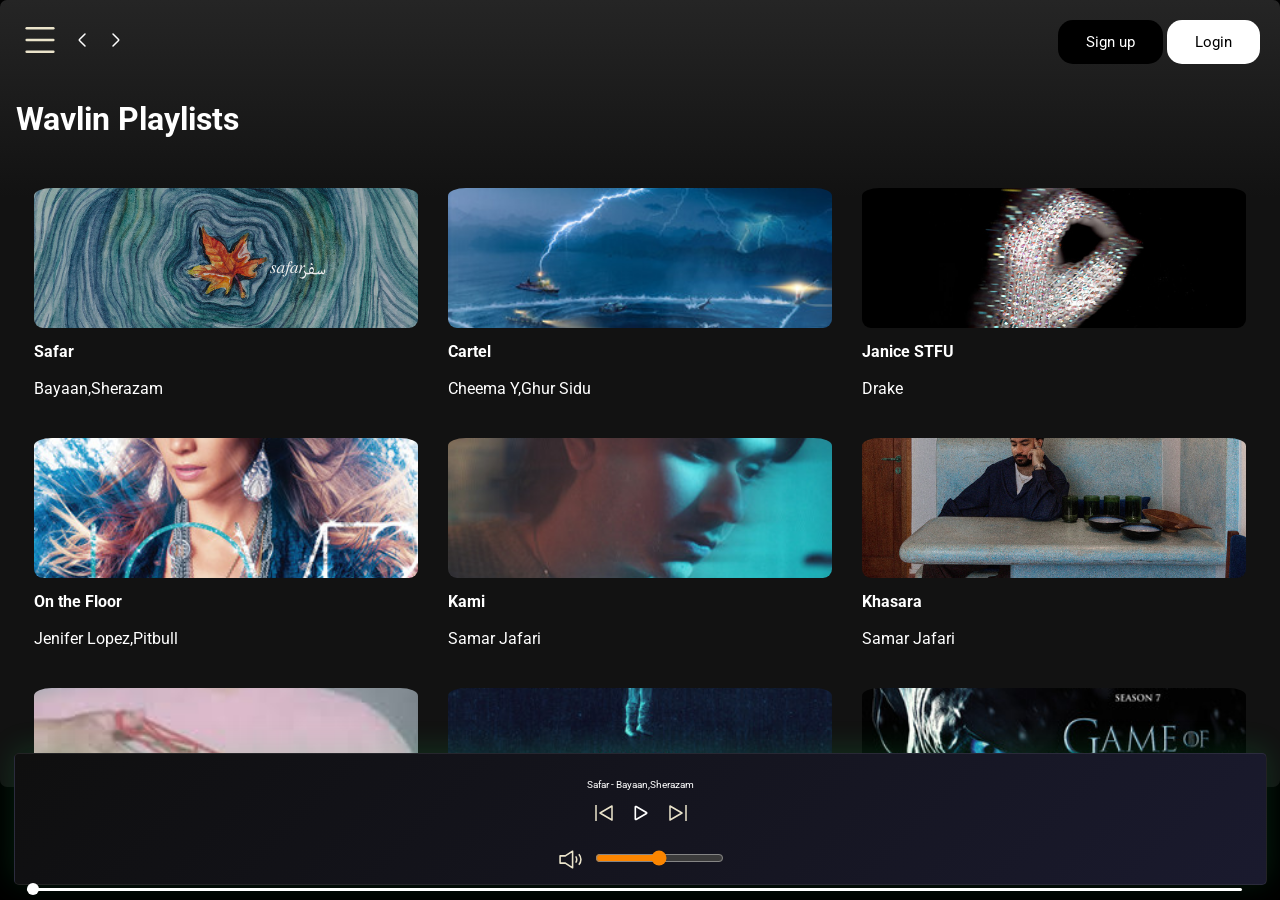
<file: index.html>
<!DOCTYPE html>
<html lang="en">

<head>
    <meta charset="UTF-8">
    <meta name="viewport" content="width=device-width, initial-scale=1.0">
    <title>wavlin-MediaPlayer</title>
    <meta name="google-site-verification" content="ML-xUMVYE1Y4ZwsDXc05cZ1gBQkCfmMvoz2Sc-sEJpk" />
    <link rel="icon" href="favicon.ico" type="image/x-icon">
    <link rel="stylesheet" href="wavlin.css">
</head>

<body>
    <div class="container flex bg-black">
        <div class="left">
            <div class="close">
                <img class="invert" src="close.svg" alt="">
            </div>
            <div class="home bg-grey rounded m1 p1">
                <div class="logo"><img src="logo.svg"></div>
                <ul>
                    <li> <img class="invert" src="home.svg" alt="Home">Home</li>
                    <li><img class="invert" src="search.svg" alt="Search">Search</li>
                </ul>
            </div>
            <div class="library bg-grey rounded m1 p1">
                <div class="heading">
                    <img class="invert" src="playlist.svg" alt="">
                    <h2>Your Library</h2>
                </div>
                <div class="songlist">
                    <ul></ul>
                </div>
                <div class="footer">
                    <div><a href="https://www.spotify.com/jp/legal/"><span>Legal</span></a></div>
                    <div><a href="https://www.spotify.com/jp/privacy/"><span>Privacy Center</span></a></div>
                    <div><a href="https://www.spotify.com/jp/legal/privacy-policy/"><span>Privacy Policy</span></a>
                    </div>
                    <div><a href="https://www.spotify.com/jp/legal/cookies-policy/"><span>Cookies</span></a></div>
                    <div><a href="https://www.spotify.com/jp/legal/privacy-policy/#s3"><span>About Ads</span></a></div>
                    <div><a href="https://www.spotify.com/jp/accessibility/"><span>Accessibility</span></a></div>
                </div>
            </div>
        </div>

        <div class="right bg-dif">
            <div class="header">
                <div class="nav">
                    <div class="hamburger-cont">
                        <img class="invert hamburger" width="40px" src="hambar.svg" alt="">
                        <svg width="24" height="24" viewBox="0 0 24 24" fill="none" xmlns="http://www.w3.org/2000/svg">
                            <path
                                d="M15 6L9.70711 11.2929C9.37377 11.6262 9.20711 11.7929 9.20711 12C9.20711 12.2071 9.37377 12.3738 9.70711 12.7071L15 18"
                                stroke="#ffffff" stroke-width="1.5" stroke-linecap="round" stroke-linejoin="round" />
                        </svg>
                        <svg width="24" height="24" viewBox="0 0 24 24" fill="none" xmlns="http://www.w3.org/2000/svg">
                            <path
                                d="M9 18L14.2929 12.7071C14.6262 12.3738 14.7929 12.2071 14.7929 12C14.7929 11.7929 14.6262 11.6262 14.2929 11.2929L9 6"
                                stroke="#ffffff" stroke-width="1.5" stroke-linecap="round" stroke-linejoin="round" />
                        </svg>
                    </div>
                </div>
                <div class="buttons">
                    <button class="sign">Sign up</button>
                    <button class="login">Login</button>
                </div>
            </div>

            <div class="spotify-playlist">
                <h1>Wavlin Playlists</h1>
                <div class="card-container">
                    <div class="card">
                        <img src="safr.png" alt="">
                        <h4>Safar</h4>

                        <a class="page" href="safar.html">Bayaan,Sherazam

                        </a>
                        <div data-folder="cs" class="play">
                            <svg width="40" height="40" viewBox="0 0 40 40" xmlns="http://www.w3.org/2000/svg">
                                <circle cx="20" cy="20" r="20" fill="#1fdf64" />
                                <path d="M16 12L30 20L16 28Z" fill="#000000" />
                            </svg>
                        </div>
                    </div>
                    <div class="card">
                        <img src="4.png" alt="">
                        <h4>Cartel</h4>

                        <a class="page" href="sidu.html">Cheema Y,Ghur Sidu</a>
                        <div data-folder="cs" class="play">
                            <svg width="40" height="40" viewBox="0 0 40 40" xmlns="http://www.w3.org/2000/svg">
                                <circle cx="20" cy="20" r="20" fill="#1fdf64" />
                                <path d="M16 12L30 20L16 28Z" fill="#000000" />
                            </svg>
                        </div>
                    </div>
                    <div class="card">
                        <img src="stfu.png" alt="">
                        <h4>Janice STFU</h4>
                        <a class="page" href="">Drake</a>
                        <div data-folder="cs" class="play">
                            <svg width="40" height="40" viewBox="0 0 40 40" xmlns="http://www.w3.org/2000/svg">
                                <circle cx="20" cy="20" r="20" fill="#1fdf64" />
                                <path d="M16 12L30 20L16 28Z" fill="#000000" />
                            </svg>
                        </div>
                    </div>
                    <div class="card">
                        <img src="2.png" alt="">
                        <h4>On the Floor</h4>
                        <a class="page" href="">Jenifer Lopez,Pitbull</a>
                        <div data-folder="cs" class="play">
                            <svg width="40" height="40" viewBox="0 0 40 40" xmlns="http://www.w3.org/2000/svg">
                                <circle cx="20" cy="20" r="20" fill="#1fdf64" />
                                <path d="M16 12L30 20L16 28Z" fill="#000000" />


                            </svg>
                        </div>
                    </div>
                    <div class="card">
                        <img src="1.png" alt="">
                        <h4>Kami</h4>
                        <a class="page" href="">Samar Jafari</a>
                        <div data-folder="cs" class="play">
                            <svg width="40" height="40" viewBox="0 0 40 40" xmlns="http://www.w3.org/2000/svg">
                                <circle cx="20" cy="20" r="20" fill="#1fdf64" />
                                <path d="M16 12L30 20L16 28Z" fill="#000000" />
                            </svg>
                        </div>
                    </div>
                    <div class="card">
                        <img src="khasar.png" alt="">
                        <h4>Khasara</h4>
                        <a class="page" href="">Samar Jafari</a>
                        <div data-folder="cs" class="play">
                            <svg width="40" height="40" viewBox="0 0 40 40" xmlns="http://www.w3.org/2000/svg">
                                <circle cx="20" cy="20" r="20" fill="#1fdf64" />
                                <path d="M16 12L30 20L16 28Z" fill="#000000" />
                            </svg>
                        </div>
                    </div>

                    <div class="card">
                        <img src="cure.jfif" alt="">
                        <h4>The Cure</h4>
                        <a class="page" href="">Olivia Rodrigo</a>
                        <div data-folder="ncs" class="play">
                            <svg width="40" height="40" viewBox="0 0 40 40" xmlns="http://www.w3.org/2000/svg">
                                <circle cx="20" cy="20" r="20" fill="#1fdf64" />
                                <path d="M16 12L30 20L16 28Z" fill="#000000" />
                            </svg>
                        </div>
                    </div>
                    <div class="card">
                        <img src="on top.png" alt="">
                        <h4>On Top</h4>
                        <a class="page" href="">Karan Aujla</a>
                        <div data-folder="ncs" class="play">
                            <svg width="40" height="40" viewBox="0 0 40 40" xmlns="http://www.w3.org/2000/svg">
                                <circle cx="20" cy="20" r="20" fill="#1fdf64" />
                                <path d="M16 12L30 20L16 28Z" fill="#000000" />
                            </svg>
                        </div>
                    </div>

                    <div class="card">
                        <img src="game.png" alt="">
                        <h4>Main Tittle</h4>
                        <a class="page" href="">Ramin Djawadi</a>
                        <div data-folder="nt" class="play">
                            <svg width="40" height="40" viewBox="0 0 40 40" xmlns="http://www.w3.org/2000/svg">
                                <circle cx="20" cy="20" r="20" fill="#1fdf64" />
                                <path d="M16 12L30 20L16 28Z" fill="#000000" />
                            </svg>
                        </div>
                    </div>
                    <div class="card">
                        <img src="sadi sun.png" alt="">
                        <h4>Sadi Sun</h4>
                        <a class="page" href=""> Harsh Nussi </a>
                        <div data-folder="pp" class="play">
                            <svg width="40" height="40" viewBox="0 0 40 40" xmlns="http://www.w3.org/2000/svg">
                                <circle cx="20" cy="20" r="20" fill="#1fdf64" />
                                <path d="M16 12L30 20L16 28Z" fill="#000000" />
                            </svg>
                        </div>
                    </div>
                    <div class="card">
                        <img src="3.png" alt="">
                        <h4>Broken</h4>
                        <a class="page" href="subh.html">Subh</a>
                        <div data-folder="pp" class="play">
                            <svg width="40" height="40" viewBox="0 0 40 40" xmlns="http://www.w3.org/2000/svg">
                                <circle cx="20" cy="20" r="20" fill="#1fdf64" />
                                <path d="M16 12L30 20L16 28Z" fill="#000000" />
                            </svg>
                        </div>
                    </div>
                    <div class="card">
                        <img src="3.png" alt="">
                        <h4>Moves</h4>
                        <a class="page" href="subh.html">Subh</a>
                        <div data-folder="pp" class="play">
                            <svg width="40" height="40" viewBox="0 0 40 40" xmlns="http://www.w3.org/2000/svg">
                                <circle cx="20" cy="20" r="20" fill="#1fdf64" />
                                <path d="M16 12L30 20L16 28Z" fill="#000000" />
                            </svg>
                        </div>
                    </div>
                    <div class="card">
                        <img src="udi.png" alt="">
                        <h4>Udi Udi</h4>
                        <a class="page" href="">Anesh,Sarkar,Hruday</a>
                        <div data-folder="pp" class="play">
                            <svg width="40" height="40" viewBox="0 0 40 40" xmlns="http://www.w3.org/2000/svg">
                                <circle cx="20" cy="20" r="20" fill="#1fdf64" />
                                <path d="M16 12L30 20L16 28Z" fill="#000000" />
                            </svg>
                        </div>
                    </div>
                    <div class="card">
                        <img src="wavy.png" alt="">
                        <h4>Wavy</h4>
                        <a class="page" href="">Karan Aujla</a>
                        <div data-folder="pp" class="play">
                            <svg width="40" height="40" viewBox="0 0 40 40" xmlns="http://www.w3.org/2000/svg">
                                <circle cx="20" cy="20" r="20" fill="#1fdf64" />
                                <path d="M16 12L30 20L16 28Z" fill="#000000" />
                            </svg>
                        </div>
                    </div>

                </div>

                <div class="playbar">
                    <div class="seekbar">
                        <div class="circle"></div>
                    </div>
                    <div class="abovebar">
                        <div class="songinfo"></div>
                        <div class="songbuttons">
                            <img id="previous" class="invert" src="prevsong.svg" alt="">
                            <img id="play" class="invert" src="play.svg" alt="">
                            <img id="next" class="invert" src="next.svg" alt="">
                        </div>
                        <div class="timewall">
                            <div class="songtime"></div>
                            <div class="volume">
                                <img width="25px" class="invert" src="volume.svg" alt="">
                                <div style="color: yellow;" class="range" name="volume">
                                    <input type="range">
                                </div>
                            </div>
                        </div>
                    </div>
                </div>
            </div>
        </div>
    </div>

    <script src="wavlin.js"></script>
</body>

</html>
</file>
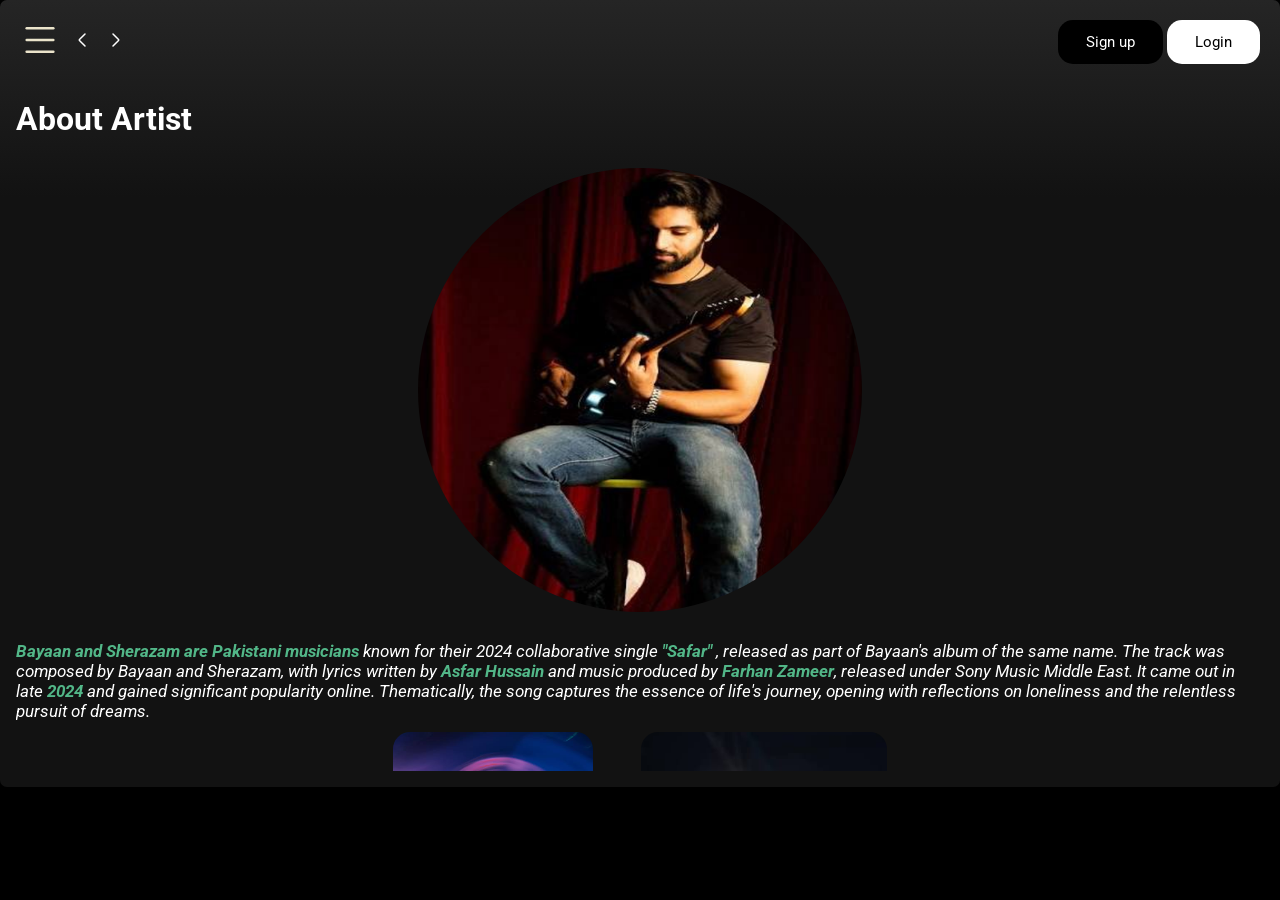
<file: safar.html>
<!DOCTYPE html>
<html lang="en">

<head>
    <meta charset="UTF-8">
    <meta name="viewport" content="width=device-width, initial-scale=1.0">
    <title>About-Artist</title>
    <link rel="icon" href="favicon.ico" type="image/x-icon">
    <link rel="stylesheet" href="wavlin.css">
    <link rel="stylesheet" href="safar.css">
</head>

<body>
    <div class="container flex bg-black">
        <div class="left">
            <div class="close">
                <img class="invert" src="close.svg" alt="">
            </div>
            <div class="home bg-grey rounded m1 p1">
                <div class="logo"><img  src="logo.svg"></div>
                <ul>
                    <li> <a class="page-1" href="wavlin.html"><img width="26px" class="invert" src="home.svg"
                                alt="Home">Home</a>
                    </li>

                    <li><img class="invert" src="search.svg" alt="Search">Search</li>
                </ul>
            </div>
            <div class="library bg-grey rounded m1 p1">
                <div class="heading">
                    <img class="invert" src="playlist.svg" alt="">
                    <h2>Your Library</h2>
                </div>

                <div class="footer">
                    <div><a href="https://www.spotify.com/jp/legal/"><span>Legal</span></a></div>
                    <div><a href="https://www.spotify.com/jp/privacy/"><span>Privacy Center</span></a></div>
                    <div><a href="https://www.spotify.com/jp/legal/privacy-policy/"><span>Privacy Policy</span></a>
                    </div>
                    <div><a href="https://www.spotify.com/jp/legal/cookies-policy/"><span>Cookies</span></a></div>
                    <div><a href="https://www.spotify.com/jp/legal/privacy-policy/#s3"><span>About Ads</span></a></div>
                    <div><a href="https://www.spotify.com/jp/accessibility/"><span>Accessibility</span></a></div>
                </div>
            </div>
        </div>

        <div class="right bg-dif">
            <div class="header">
                <div class="nav">
                    <div class="hamburger-cont">
                        <img class="invert hamburger" width="40px" src="hambar.svg" alt="">
                        <svg width="24" height="24" viewBox="0 0 24 24" fill="none" xmlns="http://www.w3.org/2000/svg">
                            <path
                                d="M15 6L9.70711 11.2929C9.37377 11.6262 9.20711 11.7929 9.20711 12C9.20711 12.2071 9.37377 12.3738 9.70711 12.7071L15 18"
                                stroke="#ffffff" stroke-width="1.5" stroke-linecap="round" stroke-linejoin="round" />
                        </svg>
                        <svg width="24" height="24" viewBox="0 0 24 24" fill="none" xmlns="http://www.w3.org/2000/svg">
                            <path
                                d="M9 18L14.2929 12.7071C14.6262 12.3738 14.7929 12.2071 14.7929 12C14.7929 11.7929 14.6262 11.6262 14.2929 11.2929L9 6"
                                stroke="#ffffff" stroke-width="1.5" stroke-linecap="round" stroke-linejoin="round" />
                        </svg>
                    </div>
                </div>
                <div class="buttons">
                    <button class="sign">Sign up</button>
                    <button class="login">Login</button>
                </div>
            </div>

            <div class="spotify-playlist">
                <h1>About Artist</h1>
                <div class="card-container">
                    <div class="artist">
                        <img src="sf.png" alt="">


                    </div>

                    <div class="para">
                       <b> Bayaan and Sherazam are Pakistani musicians</b> known for their 2024 collaborative single <b>"Safar"</b> ,
                        released as part of Bayaan's album of the same name. The track was composed by Bayaan and
                        Sherazam, with lyrics written by <b>Asfar Hussain</b>  and music produced by <b> Farhan Zameer</b>, released
                        under Sony Music Middle East.

                        It came out in late <b>2024 </b> and gained significant popularity online.
                        Thematically, the song captures the essence of life's journey, opening with reflections on
                        loneliness and the relentless pursuit of dreams.
                        <div class="subh">
                            <img width="200px" height="187px" src="sf1.png" alt="">
                            <img width="246px" height="187px" src="sf2.png" alt="">
                        </div>
                       <b> The  lyrics highlight the struggle of walking</b>
                        uncharted paths, describing a life on drifting boats where dreams become firm intentions, with
                        imagery of <b>old photographs and city breezes adding emotional depth</b> . Ultimately, the song's
                        message celebrates the idea that the journey itself is the destination, encouraging listeners to
                        stay strong and keep moving forward.
                      <b>Bayaan is an established Pakistani band</b>   with multiple singles including <b>"Kahan Jaoon" ,"Sapna," "Maand," and</b> 
                        often collaborating with artists like Hasan Raheem and Rovalio. <b>The "Safar"</b> 
                        collaboration reflects the contemporary Pakistani pop and indie music scene's emotional, poetic
                        songwriting style, blending Urdu lyricism with <b>modern production sensibilities</b> !

                    </div>

                </div>
            </div>

        </div>
    </div>

    <script src="subh.js"></script>
</file>
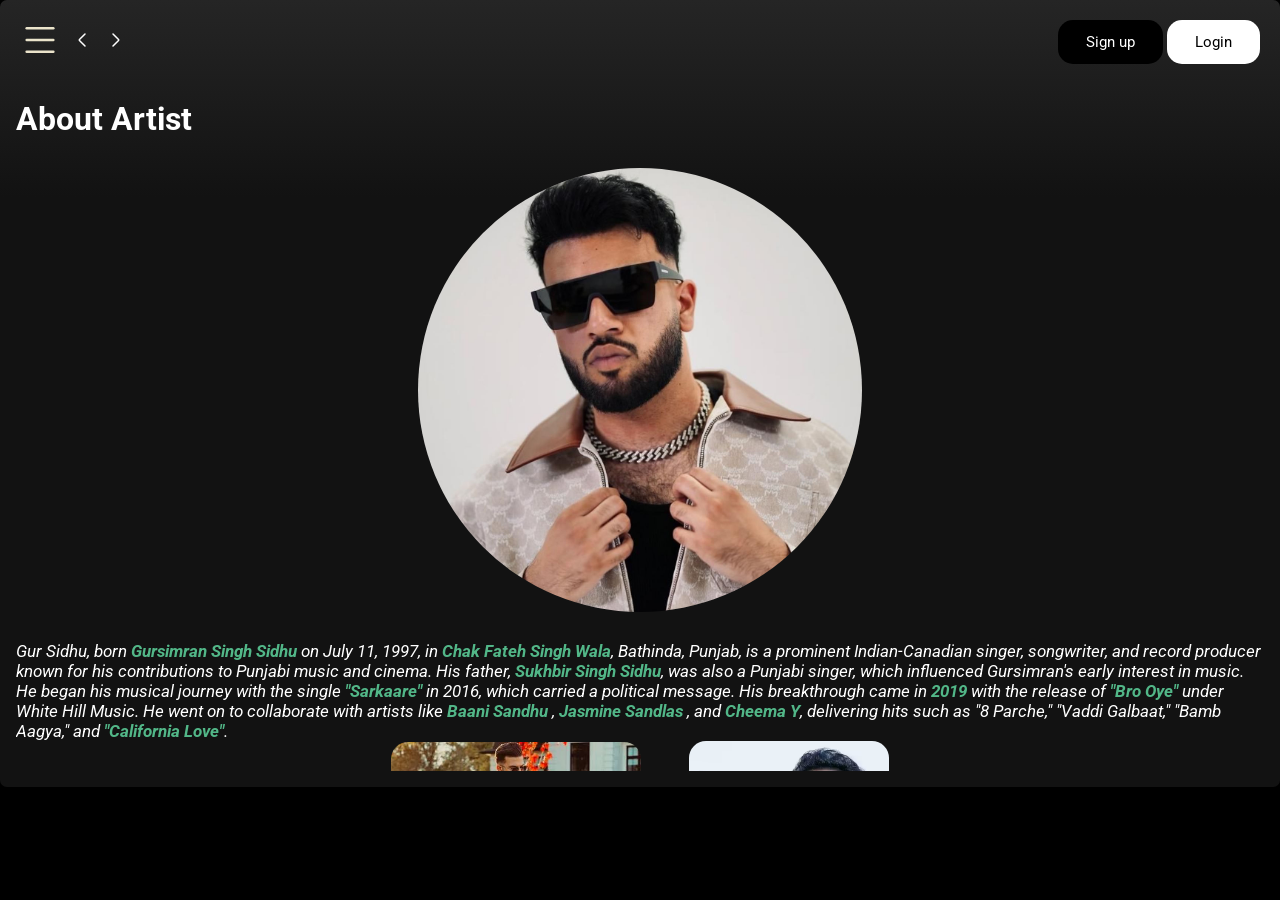
<file: sidu.html>
<!DOCTYPE html>
<html lang="en">

<head>
    <meta charset="UTF-8">
    <meta name="viewport" content="width=device-width, initial-scale=1.0">
    <title>About-Artist</title>
    <link rel="icon" href="favicon.ico" type="image/x-icon">
    <link rel="stylesheet" href="wavlin.css">
    <link rel="stylesheet" href="sidu.css">
</head>

<body>
    <div class="container flex bg-black">
        <div class="left">
            <div class="close">
                <img class="invert" src="close.svg" alt="">
            </div>
            <div class="home bg-grey rounded m1 p1">
                <div class="logo"><img  src="logo.svg"></div>
                <ul>
                    <li> <a class="page-1" href="wavlin.html"><img width="26px" class="invert" src="home.svg"
                                alt="Home">Home</a>
                    </li>

                    <li><img class="invert" src="search.svg" alt="Search">Search</li>
                </ul>
            </div>
            <div class="library bg-grey rounded m1 p1">
                <div class="heading">
                    <img class="invert" src="playlist.svg" alt="">
                    <h2>Your Library</h2>
                </div>

                <div class="footer">
                    <div><a href="https://www.spotify.com/jp/legal/"><span>Legal</span></a></div>
                    <div><a href="https://www.spotify.com/jp/privacy/"><span>Privacy Center</span></a></div>
                    <div><a href="https://www.spotify.com/jp/legal/privacy-policy/"><span>Privacy Policy</span></a>
                    </div>
                    <div><a href="https://www.spotify.com/jp/legal/cookies-policy/"><span>Cookies</span></a></div>
                    <div><a href="https://www.spotify.com/jp/legal/privacy-policy/#s3"><span>About Ads</span></a></div>
                    <div><a href="https://www.spotify.com/jp/accessibility/"><span>Accessibility</span></a></div>
                </div>
            </div>
        </div>

        <div class="right bg-dif">
            <div class="header">
                <div class="nav">
                    <div class="hamburger-cont">
                        <img class="invert hamburger" width="40px" src="hambar.svg" alt="">
                        <svg width="24" height="24" viewBox="0 0 24 24" fill="none" xmlns="http://www.w3.org/2000/svg">
                            <path
                                d="M15 6L9.70711 11.2929C9.37377 11.6262 9.20711 11.7929 9.20711 12C9.20711 12.2071 9.37377 12.3738 9.70711 12.7071L15 18"
                                stroke="#ffffff" stroke-width="1.5" stroke-linecap="round" stroke-linejoin="round" />
                        </svg>
                        <svg width="24" height="24" viewBox="0 0 24 24" fill="none" xmlns="http://www.w3.org/2000/svg">
                            <path
                                d="M9 18L14.2929 12.7071C14.6262 12.3738 14.7929 12.2071 14.7929 12C14.7929 11.7929 14.6262 11.6262 14.2929 11.2929L9 6"
                                stroke="#ffffff" stroke-width="1.5" stroke-linecap="round" stroke-linejoin="round" />
                        </svg>
                    </div>
                </div>
                <div class="buttons">
                    <button class="sign">Sign up</button>
                    <button class="login">Login</button>
                </div>
            </div>

            <div class="spotify-playlist">
                <h1>About Artist</h1>
                <div class="card-container">
                    <div class="artist">
                        <img src="6 (3).jpg" alt="">


                    </div>

                    <div class="para">Gur Sidhu, born <b>Gursimran Singh Sidhu</b> on July 11, 1997, in <b> Chak Fateh
                            Singh Wala</b>,
                        Bathinda, Punjab, is a prominent Indian-Canadian singer, songwriter, and record producer known
                        for his contributions to Punjabi music and cinema. His father, <b> Sukhbir Singh Sidhu</b>, was
                        also a
                        Punjabi singer, which influenced Gursimran's early interest in music.
                        He began his musical journey with the single <b>"Sarkaare" </b> in 2016, which carried a
                        political
                        message. His breakthrough came in <b>2019 </b> with the release of <b>"Bro Oye" </b> under White
                        Hill Music. He
                        went on to collaborate with artists like <b>Baani Sandhu</b> , <b>Jasmine Sandlas</b> , and <b>
                            Cheema Y</b>, delivering
                        hits such as "8 Parche," "Vaddi Galbaat," "Bamb Aagya," and <b> "California Love"</b>.
                        <div class="subh">
                            <img width="250px" src="sidudown.png" alt="">
                            <img height="251px" width="200px" src="cheema-y-and-gur-sidhu.avif" alt="">
                        </div>
                        His debut album, Nothing Like Before, released in <b> 2021</b>, featured tracks such as
                        "Taakre," "Dekhi
                        Jau," and "Ashke Ashke," showcasing his versatility. Beyond singing, he has also produced music
                        for artists like <b>Jassa Dhillon</b> , Ranjit Bawa, Bohemia, and Gulab Sidhu. Known for
                        blending
                        Bhangra, Hip-Hop, and Pop,<b> Gur Sidhu remains a popular figure in modern Punjabi music</b> !

                    </div>

                </div>
            </div>

        </div>
    </div>

    <script src="subh.js"></script>
</body>

</html>
</file>
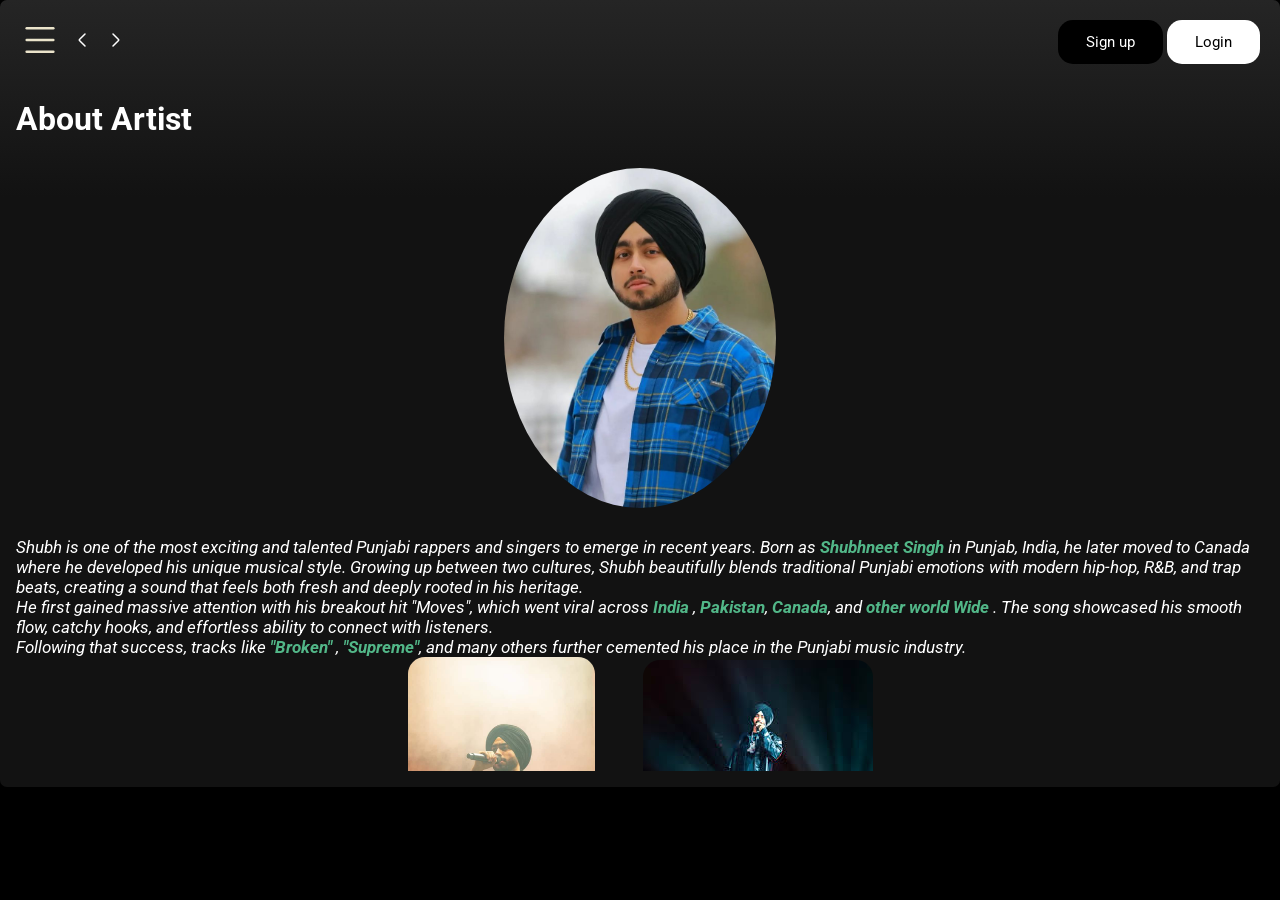
<file: subh.html>
<!DOCTYPE html>
<html lang="en">

<head>
    <meta charset="UTF-8">
    <meta name="viewport" content="width=device-width, initial-scale=1.0">
    <title>About-Artist</title>
    <link rel="icon" href="favicon.ico" type="image/x-icon">
    <link rel="stylesheet" href="wavlin.css">
    <link rel="stylesheet" href="subh.css">
</head>

<body>
    <div class="container flex bg-black">
        <div class="left">
            <div class="close">
                <img class="invert" src="close.svg" alt="">
            </div>
            <div class="home bg-grey rounded m1 p1">
                <div class="logo"><img  src="logo.svg"></div>
                <ul>
                    <li> <a class="page-1" href="wavlin.html"><img width="26px" class="invert" src="home.svg"
                                alt="Home">Home</a>
                    </li>

                    <li><img class="invert" src="search.svg" alt="Search">Search</li>
                </ul>
            </div>
            <div class="library bg-grey rounded m1 p1">
                <div class="heading">
                    <img class="invert" src="playlist.svg" alt="">
                    <h2>Your Library</h2>
                </div>

                <div class="footer">
                    <div><a href="https://www.spotify.com/jp/legal/"><span>Legal</span></a></div>
                    <div><a href="https://www.spotify.com/jp/privacy/"><span>Privacy Center</span></a></div>
                    <div><a href="https://www.spotify.com/jp/legal/privacy-policy/"><span>Privacy Policy</span></a>
                    </div>
                    <div><a href="https://www.spotify.com/jp/legal/cookies-policy/"><span>Cookies</span></a></div>
                    <div><a href="https://www.spotify.com/jp/legal/privacy-policy/#s3"><span>About Ads</span></a></div>
                    <div><a href="https://www.spotify.com/jp/accessibility/"><span>Accessibility</span></a></div>
                </div>
            </div>
        </div>

        <div class="right bg-dif">
            <div class="header">
                <div class="nav">
                    <div class="hamburger-cont">
                        <img class="invert hamburger" width="40px" src="hambar.svg" alt="">
                        <svg width="24" height="24" viewBox="0 0 24 24" fill="none" xmlns="http://www.w3.org/2000/svg">
                            <path
                                d="M15 6L9.70711 11.2929C9.37377 11.6262 9.20711 11.7929 9.20711 12C9.20711 12.2071 9.37377 12.3738 9.70711 12.7071L15 18"
                                stroke="#ffffff" stroke-width="1.5" stroke-linecap="round" stroke-linejoin="round" />
                        </svg>
                        <svg width="24" height="24" viewBox="0 0 24 24" fill="none" xmlns="http://www.w3.org/2000/svg">
                            <path
                                d="M9 18L14.2929 12.7071C14.6262 12.3738 14.7929 12.2071 14.7929 12C14.7929 11.7929 14.6262 11.6262 14.2929 11.2929L9 6"
                                stroke="#ffffff" stroke-width="1.5" stroke-linecap="round" stroke-linejoin="round" />
                        </svg>
                    </div>
                </div>
                <div class="buttons">
                    <button class="sign">Sign up</button>
                    <button class="login">Login</button>
                </div>
            </div>

            <div class="spotify-playlist">
                <h1>About Artist</h1>
                <div class="card-container">
                    <div class="artist">
                        <img src="6 (4).jpg" alt="">

                    </div>

                    <div class="para">Shubh is one of the most exciting and talented Punjabi rappers and singers to
                        emerge in recent
                        years. Born as <b>Shubhneet Singh</b> in Punjab, India, he later moved to Canada where he
                        developed his
                        unique musical style. Growing up between two cultures, Shubh beautifully blends traditional
                        Punjabi
                        emotions with modern hip-hop, R&B, and trap beats, creating a sound that feels both fresh and
                        deeply
                        rooted in his heritage. <br>
                        He first gained massive attention with his breakout hit "Moves", which went viral across
                        <b>India</b> ,
                        <b> Pakistan</b>,<b> Canada</b>, and <b>other world Wide </b> . The song showcased his smooth
                        flow, catchy
                        hooks, and
                        effortless
                        ability to connect with listeners. <br> Following that success, tracks like <b>"Broken"</b> ,<b>
                            "Supreme"</b>,
                        and
                        many
                        others further cemented his place in the Punjabi music industry. <br>
                        <div class="subh">
                            <img width="187px" src="subh(1).jpg" alt="">
                            <img src="subh(2).jfif" alt="">
                        </div>
                        What makes <b>Shubh</b> truly special is his authenticity. He writes music that reflects real
                        emotions
                        —
                        heartbreak, ambition, street life, and self-belief. His deep voice combined with powerful lyrics
                        gives his songs a raw and honest feel that millions of fans relate to deeply.
                        With tens of millions of streams on Spotify and a massive growing fanbase across the globe,
                        Shubh is
                        not just a trend — he is a movement. <br> He represents the new generation of Punjabi artists
                        who are
                        taking their culture to the world stage with <b>confidence and pride!</b>
                    </div>

                </div>
            </div>

        </div>
    </div>

    <script src="subh.js"></script>
</body>

</html>
</file>
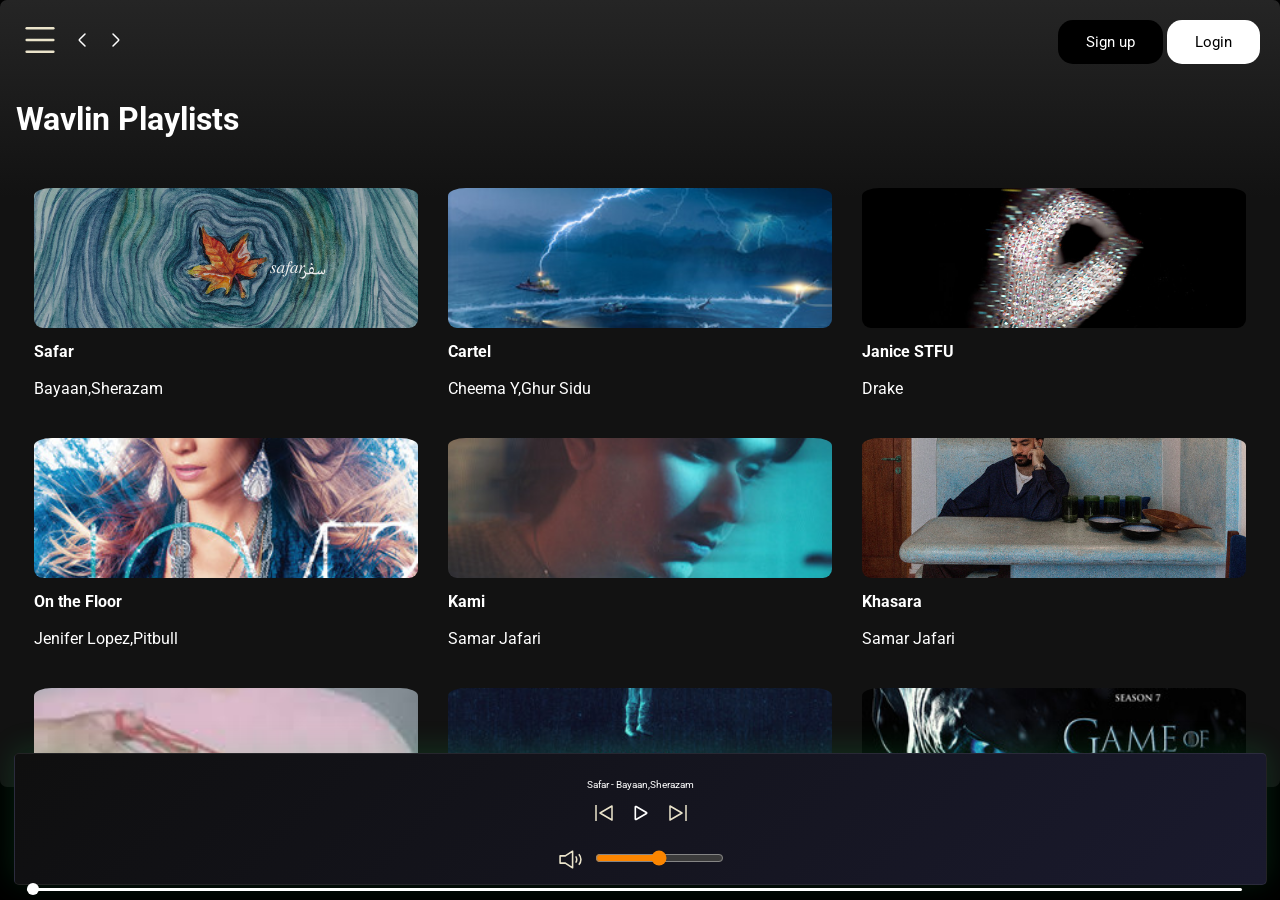
<file: wavlin.html>
<!-- TESTMARK -->

<!DOCTYPE html>
<html lang="en">

<head>
    <meta charset="UTF-8">
    <meta name="viewport" content="width=device-width, initial-scale=1.0">
    <title>wavlin-MediaPlayer</title>
    <link rel="icon" href="favicon.ico" type="image/x-icon">
    <link rel="stylesheet" href="wavlin.css">
</head>

<body>
    <div class="container flex bg-black">
        <div class="left">
            <div class="close">
                <img class="invert" src="close.svg" alt="">
            </div>
            <div class="home bg-grey rounded m1 p1">
                <div class="logo"><img src="logo.svg"></div>
                <ul>
                    <li> <img class="invert" src="home.svg" alt="Home">Home</li>
                    <li><img class="invert" src="search.svg" alt="Search">Search</li>
                </ul>
            </div>
            <div class="library bg-grey rounded m1 p1">
                <div class="heading">
                    <img class="invert" src="playlist.svg" alt="">
                    <h2>Your Library</h2>
                </div>
                <div class="songlist">
                    <ul></ul>
                </div>
                <div class="footer">
                    <div><a href="https://www.spotify.com/jp/legal/"><span>Legal</span></a></div>
                    <div><a href="https://www.spotify.com/jp/privacy/"><span>Privacy Center</span></a></div>
                    <div><a href="https://www.spotify.com/jp/legal/privacy-policy/"><span>Privacy Policy</span></a>
                    </div>
                    <div><a href="https://www.spotify.com/jp/legal/cookies-policy/"><span>Cookies</span></a></div>
                    <div><a href="https://www.spotify.com/jp/legal/privacy-policy/#s3"><span>About Ads</span></a></div>
                    <div><a href="https://www.spotify.com/jp/accessibility/"><span>Accessibility</span></a></div>
                </div>
            </div>
        </div>

        <div class="right bg-dif">
            <div class="header">
                <div class="nav">
                    <div class="hamburger-cont">
                        <img class="invert hamburger" width="40px" src="hambar.svg" alt="">
                        <svg width="24" height="24" viewBox="0 0 24 24" fill="none" xmlns="http://www.w3.org/2000/svg">
                            <path
                                d="M15 6L9.70711 11.2929C9.37377 11.6262 9.20711 11.7929 9.20711 12C9.20711 12.2071 9.37377 12.3738 9.70711 12.7071L15 18"
                                stroke="#ffffff" stroke-width="1.5" stroke-linecap="round" stroke-linejoin="round" />
                        </svg>
                        <svg width="24" height="24" viewBox="0 0 24 24" fill="none" xmlns="http://www.w3.org/2000/svg">
                            <path
                                d="M9 18L14.2929 12.7071C14.6262 12.3738 14.7929 12.2071 14.7929 12C14.7929 11.7929 14.6262 11.6262 14.2929 11.2929L9 6"
                                stroke="#ffffff" stroke-width="1.5" stroke-linecap="round" stroke-linejoin="round" />
                        </svg>
                    </div>
                </div>
                <div class="buttons">
                    <button class="sign">Sign up</button>
                    <button class="login">Login</button>
                </div>
            </div>

            <div class="spotify-playlist">
                <h1>Wavlin Playlists</h1>
                <div class="card-container">
                    <div class="card">
                        <img src="safr.png" alt="">
                        <h4>Safar</h4>

                        <a class="page" href="safar.html">Bayaan,Sherazam

                        </a>
                        <div data-folder="cs" class="play">
                            <svg width="40" height="40" viewBox="0 0 40 40" xmlns="http://www.w3.org/2000/svg">
                                <circle cx="20" cy="20" r="20" fill="#1fdf64" />
                                <path d="M16 12L30 20L16 28Z" fill="#000000" />
                            </svg>
                        </div>
                    </div>
                    <div class="card">
                        <img src="4.png" alt="">
                        <h4>Cartel</h4>

                        <a class="page" href="sidu.html">Cheema Y,Ghur Sidu</a>
                        <div data-folder="cs" class="play">
                            <svg width="40" height="40" viewBox="0 0 40 40" xmlns="http://www.w3.org/2000/svg">
                                <circle cx="20" cy="20" r="20" fill="#1fdf64" />
                                <path d="M16 12L30 20L16 28Z" fill="#000000" />
                            </svg>
                        </div>
                    </div>
                    <div class="card">
                        <img src="stfu.png" alt="">
                        <h4>Janice STFU</h4>
                        <a class="page" href="">Drake</a>
                        <div data-folder="cs" class="play">
                            <svg width="40" height="40" viewBox="0 0 40 40" xmlns="http://www.w3.org/2000/svg">
                                <circle cx="20" cy="20" r="20" fill="#1fdf64" />
                                <path d="M16 12L30 20L16 28Z" fill="#000000" />
                            </svg>
                        </div>
                    </div>
                    <div class="card">
                        <img src="2.png" alt="">
                        <h4>On the Floor</h4>
                        <a class="page" href="">Jenifer Lopez,Pitbull</a>
                        <div data-folder="cs" class="play">
                            <svg width="40" height="40" viewBox="0 0 40 40" xmlns="http://www.w3.org/2000/svg">
                                <circle cx="20" cy="20" r="20" fill="#1fdf64" />
                                <path d="M16 12L30 20L16 28Z" fill="#000000" />


                            </svg>
                        </div>
                    </div>
                    <div class="card">
                        <img src="1.png" alt="">
                        <h4>Kami</h4>
                        <a class="page" href="">Samar Jafari</a>
                        <div data-folder="cs" class="play">
                            <svg width="40" height="40" viewBox="0 0 40 40" xmlns="http://www.w3.org/2000/svg">
                                <circle cx="20" cy="20" r="20" fill="#1fdf64" />
                                <path d="M16 12L30 20L16 28Z" fill="#000000" />
                            </svg>
                        </div>
                    </div>
                    <div class="card">
                        <img src="khasar.png" alt="">
                        <h4>Khasara</h4>
                        <a class="page" href="">Samar Jafari</a>
                        <div data-folder="cs" class="play">
                            <svg width="40" height="40" viewBox="0 0 40 40" xmlns="http://www.w3.org/2000/svg">
                                <circle cx="20" cy="20" r="20" fill="#1fdf64" />
                                <path d="M16 12L30 20L16 28Z" fill="#000000" />
                            </svg>
                        </div>
                    </div>

                    <div class="card">
                        <img src="cure.jfif" alt="">
                        <h4>The Cure</h4>
                        <a class="page" href="">Olivia Rodrigo</a>
                        <div data-folder="ncs" class="play">
                            <svg width="40" height="40" viewBox="0 0 40 40" xmlns="http://www.w3.org/2000/svg">
                                <circle cx="20" cy="20" r="20" fill="#1fdf64" />
                                <path d="M16 12L30 20L16 28Z" fill="#000000" />
                            </svg>
                        </div>
                    </div>
                    <div class="card">
                        <img src="on top.png" alt="">
                        <h4>On Top</h4>
                        <a class="page" href="">Karan Aujla</a>
                        <div data-folder="ncs" class="play">
                            <svg width="40" height="40" viewBox="0 0 40 40" xmlns="http://www.w3.org/2000/svg">
                                <circle cx="20" cy="20" r="20" fill="#1fdf64" />
                                <path d="M16 12L30 20L16 28Z" fill="#000000" />
                            </svg>
                        </div>
                    </div>

                    <div class="card">
                        <img src="game.png" alt="">
                        <h4>Main Tittle</h4>
                        <a class="page" href="">Ramin Djawadi</a>
                        <div data-folder="nt" class="play">
                            <svg width="40" height="40" viewBox="0 0 40 40" xmlns="http://www.w3.org/2000/svg">
                                <circle cx="20" cy="20" r="20" fill="#1fdf64" />
                                <path d="M16 12L30 20L16 28Z" fill="#000000" />
                            </svg>
                        </div>
                    </div>
                    <div class="card">
                        <img src="sadi sun.png" alt="">
                        <h4>Sadi Sun</h4>
                        <a class="page" href=""> Harsh Nussi </a>
                        <div data-folder="pp" class="play">
                            <svg width="40" height="40" viewBox="0 0 40 40" xmlns="http://www.w3.org/2000/svg">
                                <circle cx="20" cy="20" r="20" fill="#1fdf64" />
                                <path d="M16 12L30 20L16 28Z" fill="#000000" />
                            </svg>
                        </div>
                    </div>
                    <div class="card">
                        <img src="3.png" alt="">
                        <h4>Broken</h4>
                        <a class="page" href="subh.html">Subh</a>
                        <div data-folder="pp" class="play">
                            <svg width="40" height="40" viewBox="0 0 40 40" xmlns="http://www.w3.org/2000/svg">
                                <circle cx="20" cy="20" r="20" fill="#1fdf64" />
                                <path d="M16 12L30 20L16 28Z" fill="#000000" />
                            </svg>
                        </div>
                    </div>
                    <div class="card">
                        <img src="3.png" alt="">
                        <h4>Moves</h4>
                        <a class="page" href="subh.html">Subh</a>
                        <div data-folder="pp" class="play">
                            <svg width="40" height="40" viewBox="0 0 40 40" xmlns="http://www.w3.org/2000/svg">
                                <circle cx="20" cy="20" r="20" fill="#1fdf64" />
                                <path d="M16 12L30 20L16 28Z" fill="#000000" />
                            </svg>
                        </div>
                    </div>
                    <div class="card">
                        <img src="udi.png" alt="">
                        <h4>Udi Udi</h4>
                        <a class="page" href="">Anesh,Sarkar,Hruday</a>
                        <div data-folder="pp" class="play">
                            <svg width="40" height="40" viewBox="0 0 40 40" xmlns="http://www.w3.org/2000/svg">
                                <circle cx="20" cy="20" r="20" fill="#1fdf64" />
                                <path d="M16 12L30 20L16 28Z" fill="#000000" />
                            </svg>
                        </div>
                    </div>
                    <div class="card">
                        <img src="wavy.png" alt="">
                        <h4>Wavy</h4>
                        <a class="page" href="">Karan Aujla</a>
                        <div data-folder="pp" class="play">
                            <svg width="40" height="40" viewBox="0 0 40 40" xmlns="http://www.w3.org/2000/svg">
                                <circle cx="20" cy="20" r="20" fill="#1fdf64" />
                                <path d="M16 12L30 20L16 28Z" fill="#000000" />
                            </svg>
                        </div>
                    </div>

                </div>

                <div class="playbar">
                    <div class="seekbar">
                        <div class="circle"></div>
                    </div>
                    <div class="abovebar">
                        <div class="songinfo"></div>
                        <div class="songbuttons">
                            <img id="previous" class="invert" src="prevsong.svg" alt="">
                            <img id="play" class="invert" src="play.svg" alt="">
                            <img id="next" class="invert" src="next.svg" alt="">
                        </div>
                        <div class="timewall">
                            <div class="songtime"></div>
                            <div class="volume">
                                <img width="25px" class="invert" src="volume.svg" alt="">
                                <div style="color: yellow;" class="range" name="volume">
                                    <input type="range">
                                </div>
                            </div>
                        </div>
                    </div>
                </div>
            </div>
        </div>
    </div>

    <script src="wavlin.js"></script>
</body>

</html>
</file>
<file: wavlin.css>
@import url('https://fonts.googleapis.com/css2?family=Roboto:ital,wght@0,100..900;1,100..900&display=swap');

:root {
    --a: 0;
}

* {
    margin: 0;
    padding: 0;
    font-family: "Roboto", sans-serif;
    scrollbar-width: auto;
    scrollbar-color: #535353 #121212;
}

::-webkit-scrollbar {
    width: 8px;
}

::-webkit-scrollbar-track {
    background: #121212;
}

::-webkit-scrollbar-thumb {
    background-color: #535353;
    border-radius: 10px;
}

::-webkit-scrollbar-thumb:hover {
    background-color: #a0a0a0;
}

body {
    background-color: #000;
    color: #fff;
}

.flex {
    display: flex;
}

.content {
    justify-content: center;
}

.itemcenter {
    align-items: center;
}

.bg-black {
    background-color: black;
    color: white;
}

.bg-dif {


    background: linear-gradient(to bottom, #252525 0%, #121212 25%) !important;


}

.bg-grey {
    background-color: #121212;
}

.rounded {
    border-radius: 7px;
}

.invert {
    filter: invert(1);
}

.m1 {
    margin: 5px;
}

.p1 {
    padding: 10px;
}

.border {
    border: 2px solid red;
    margin: 3px;
}

/* ===== LEFT SIDEBAR ===== */
.left {
    width: 30vw;
    padding: 10px;
}

.logo>img {
    width: 142px;
}

.home>ul>li {
    list-style: none;
    width: 100%;
    /* 15px → 100% */
    display: flex;
    align-items: center;
    gap: 15px;
    padding-top: 14px;
    font-weight: bold;
}

.home>ul>li>img {
    width: 20px;
    height: 20px;
}

.heading {
    width: 100%;
    display: flex;
    gap: 15px;
    padding: 23px 14px;
    font-weight: bold;
    font-size: 13px;
    align-items: center;
}

.heading>img {
    width: 30px;
}

.library {
    min-height: 75vh;
    position: relative;
}

.footer {
    display: flex;
    gap: 13px;
    position: absolute;
    bottom: 0;
    font-size: 10px;
    padding: 10px 0;
    flex-wrap: wrap;
}

.footer>div>a {
    color: white;
    text-decoration: none;
    transition: 0.4s;
}

.footer>div>a:hover {
    color: #a0a0a0;
}

.songlist {
    height: 340px;
    overflow: auto;
    overflow-x: hidden;
    margin-bottom: 44px;
}

.songlist>ul {
    padding: 0 12px;
}

.songlist>ul>li {
    list-style-type: decimal;
    color: white;
    display: flex;
    justify-content: space-between;
    gap: 24px;
    cursor: pointer;
    padding: 10px;
    border: 1px solid white;
    border-radius: 5px;
    margin: 10px -9px;
}

/* ===== RIGHT SECTION ===== */
.right {
    width: 70vw;
    border-radius: 7px;
    position: relative;
    margin: 16px 0;
}

.artist>img {
    width: 37%;
    object-fit: contain;
    border-radius: 51%;
}

.header {
    display: flex;
    justify-content: space-between;

    border-radius: 7px;
}

.header>* {
    padding: 20px;
}

.sign {
    padding: 13px 28px;
    border-radius: 15px;
    background: black;
    border: none;
    color: white;
    font-size: 15px;
    transition: 0.6s;
    cursor: pointer;
}

.sign:hover {
    transform: scale(1.05);
    font-weight: bold;
}

.login {
    padding: 13px 28px;
    border-radius: 15px;
    background: #fff;
    border: none;
    color: black;
    font-size: 15px;
    transition: 0.6s;
    cursor: pointer;
}

.login:hover {
    transform: scale(1.05);
    font-weight: bold;
}

/* ===== CARDS ===== */
.spotify-playlist {
    padding: 16px;
}

.artist {
    display: flex;
    justify-content: center;
    align-items: center;
}

.para {
    font-size: 17px;
    font-style: italic;
    margin-top: 19px;
    font-weight: 400;
    cursor: pointer;

}

.para>b {
    color:#52b788;
}

.card-container {
    display: flex;
    overflow-y: auto;
    max-height: 67vh;
    gap: 10px;
    flex-wrap: wrap;
    margin: 5px;
}

.card {
    padding: 10px;
    border-radius: 7px;
    width: 160px;
    border: none;
    cursor: pointer;
    position: relative;
    transition: all .9s;
}

.card:hover {
    background-color: #252525;
    --a: 1;
}

.play {
    position: absolute;
    bottom: 0px;
    /* default neeche */
    right: 14px;
    display: flex;
    align-items: center;
    justify-content: center;
    opacity: 0;
    transition: bottom 0.9s ease, opacity 0.1s ease;
}

.card:hover .play {
    bottom: 67px;
    /* hover pe upar aao */
    opacity: 1;
}

.card>img {
    width: 100%;
    height: 140px;
    object-fit: cover;
    border-radius: 9px;
    border-top-left-radius: 18px;
    border-top-right-radius: 18px;
}

.card * {
    padding-top: 10px;
}

.card>h4 {
    transition: 0.4s;
}

.card>h4:hover {
    text-decoration: underline;
}

.card>p {
    transition: 0.3s;
}

.card>p:hover {
    text-decoration: underline;
    text-decoration-color: gray;
}

.page {
    text-decoration: none;
    color: white;
    font-size: 16px;
    display: block;
    margin-top: 8px;
    transition: all 0.4s;
}

.page:hover {
    text-decoration: underline;
    text-decoration-color: #fff;
}

.play>svg {
    width: 31px;
    height: 39px;
    transition: all 0.3s ease;
}

/* ===== PLAYBAR ===== */
.playbar {
    position: fixed;
    bottom: 15px;
    left: 31.5vw;
    width: 66vw;
    padding: 12px;
    background: linear-gradient(135deg, #0f0f0f, #1a1a2e) !important;
    border: 1px solid rgba(255, 255, 255, 0.08);
    border-radius: 16px;
    box-shadow: 0 -4px 30px rgba(29, 223, 100, 0.15);
    z-index: 9999;
    border-radius: 5px;
    min-height: 40px;
}

.seekbar {
    height: 3px;
    top: 41px;
    width: 100%;
    border: none;
    cursor: pointer;
    position: relative;
    background-color: white;
    border-radius: 30px;
    margin: 2px 0;
}

.circle {
    height: 12px;
    width: 12px;
    border-radius: 30px;
    position: absolute;
    background-color: #fff;
    bottom: -4px;
    transition: left 0.5s;
}

.abovebar {
    display: flex;
    justify-content: space-between;
    align-items: center;
    margin-top: 8px;
}

.songbuttons {
    display: flex;
    justify-content: center;
    align-items: center;
    gap: 12px;
}

.songbuttons>img {
    cursor: pointer;
}

.songtime {
    font-size: 14px;
    padding: 0 12px;
    width: 120px;
    white-space: nowrap;
}

.songinfo {
    font-size: 13px;
    padding: 0 12px;
}

.info {
    font-size: 13px;
    width: 344px;
}

.info>div {
    word-break: break-all;
}

.timewall {
    display: flex;
    display: flex;
    justify-content: space-evenly;
    align-items: center;
}

.playnow {
    display: flex;
    justify-content: center;
    align-items: center;
}

.volume {
    display: flex;
    justify-content: center;
    align-items: center;
    gap: 12px;
}

.playnow>span {
    font-size: 15px;
    padding: 12px;
    width: 64px;
}

input[type="range"] {
    accent-color: #fb8500;
    border: none;
    outline: none;
    cursor: pointer;

}

.hamburger {
    display: none;
}

.close {
    display: none;
}

#play {
    width: 26px;
}

/* ===== RESPONSIVE ===== */
@media (max-width: 1321px) {
    .left {
        background-color: #121212;
        position: absolute;
        transition: all 0.3s;
        left: -200%;
        z-index: 1;
        width: 325px;
        display: none;
    }

    .close {
        position: absolute;
        display: flex;
        left: 317px;
        top: 13px;
        cursor: pointer;
    }

    .close>img {
        width: 25px;
    }

    .right {
        width: 100vw;

    }

    .playbar {
        left: 14px;
        width: calc(100vw - 53px);
        bottom: 15px;
    }

    .seekbar {
        width: calc(100vw - 65px);
        top: 120px;
    }

    .hamburger {
        display: flex;
    }

    .hamburger-cont {
        display: flex;
        justify-content: center;
        align-items: center;
        gap: 10px;
    }

    .songinfo {
        font-size: 10px;
    }

    .songtime {
        font-size: 13px;
    }

    .card {
        width: 30vw;
    }

    .timewall {
        display: flex;
        justify-content: space-evenly;
        align-items: center;
        flex-direction: column;
        gap: 11px;
    }


    .card-container {
        margin: 0;
        justify-content: center;
        margin-top: 30px;
    }

    .abovebar {
        flex-direction: column;
        gap: 10px;
    }

    .right {
        margin: 0;
    }
}

@media (max-width: 414px) {
    .card {
        width: 80vw;
    }
}
</file>
<file: safar.css>
.page-1 {
    text-decoration: none;
    color: white;
    display: flex;
    align-items: center;
    gap: 7px;
}
.subh>img{
    border-radius: 17px;
}
.subh>img:nth-child(2){
     object-fit: cover;
}
.subh{
    display: flex;
    justify-content: center;
    align-items: center;
    gap: 48px;
    padding-bottom: 15px;
    margin-top: 11px;
}
</file>
<file: sidu.css>
.page-1 {
    text-decoration: none;
    color: white;
    display: flex;
    align-items: center;
    gap: 7px;
}
.subh>img{
    border-radius: 17px;
}
.subh>img:nth-child(2){
     object-fit: cover;
}
.subh{
    display: flex;
    justify-content: center;
    align-items: center;
    gap: 48px;
    padding-bottom: 15px;
}
</file>
<file: subh.css>
.page-1 {
    text-decoration: none;
    color: white;
    display: flex;
    align-items: center;
    gap: 7px;
}
.subh>img{
    border-radius: 17px;
}
.subh{
    display: flex;
    justify-content: center;
    align-items: center;
    gap: 48px;
    padding-bottom: 15px;
}
</file>
